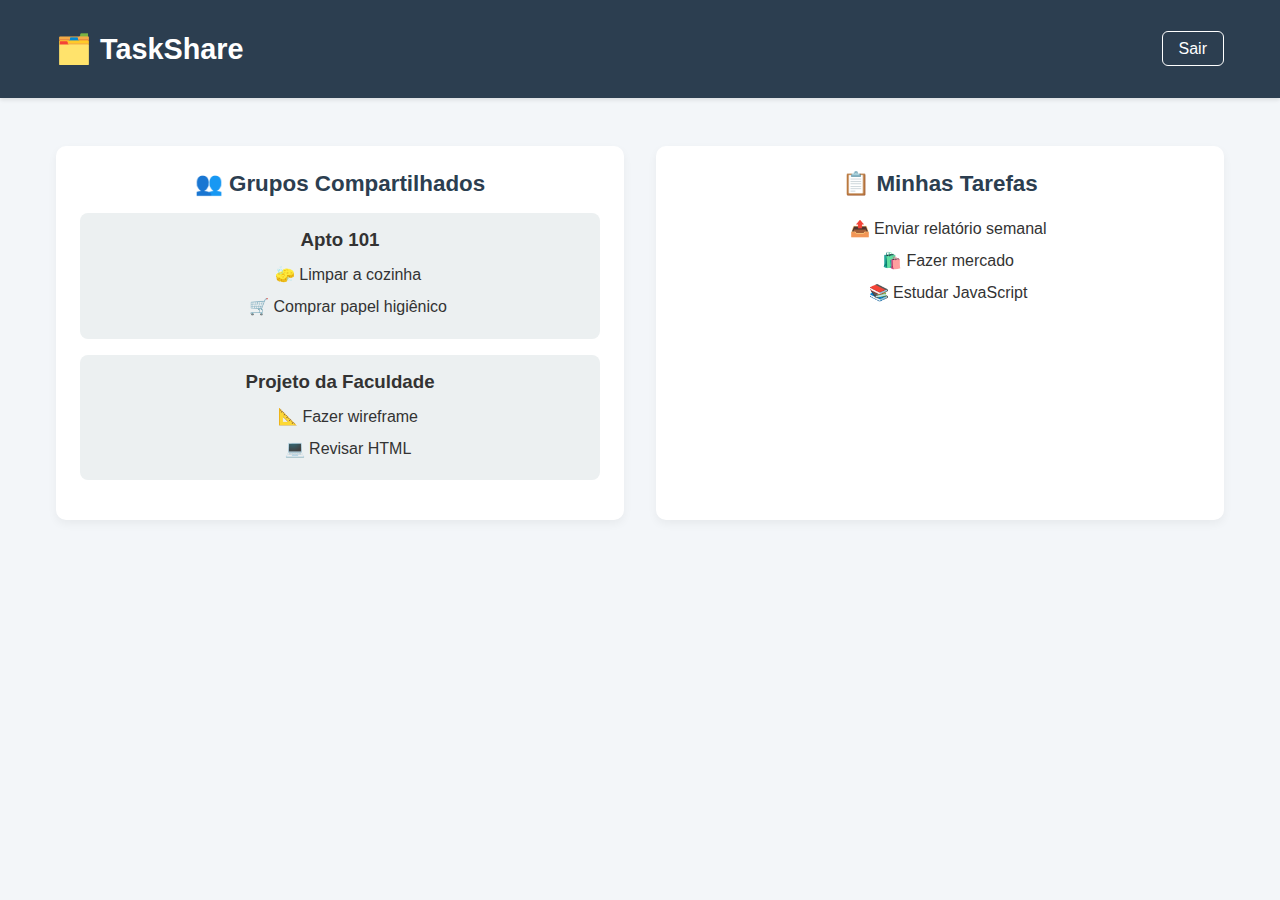
<file: index.html>
<!DOCTYPE html>
<html lang="pt-BR">
<head>
  <meta charset="UTF-8" />
  <meta name="viewport" content="width=device-width, initial-scale=1" />
  <title>TaskShare - Gerenciador de Tarefas</title>
  <link rel="stylesheet" href="css/style.css" />
</head>
<body>
  <header>
    <div class="container header-content">
      <h1>🗂️ TaskShare</h1>

      <nav>
          <a href="inicial.html" class="btn">Sair</a>
          <!--<a href="cadastro.html" class="btn btn-primary">Registrar</a> -->
        </nav>  
   
    </div>
  </header>

  <main class="container">
    <section class="dashboard">
      <div class="panel">
        <h2>👥 Grupos Compartilhados</h2>
        <div class="card">
          <h3>Apto 101</h3>
          <ul>
            <li>🧽 Limpar a cozinha</li>
            <li>🛒 Comprar papel higiênico</li>
          </ul>
        </div>
        <div class="card">
          <h3>Projeto da Faculdade</h3>
          <ul>
            <li>📐 Fazer wireframe</li>
            <li>💻 Revisar HTML</li>
          </ul>
        </div>
      </div>

      <div class="panel">
        <h2>📋 Minhas Tarefas</h2>
        <ul class="task-list">
          <li>📤 Enviar relatório semanal</li>
          <li>🛍️ Fazer mercado</li>
          <li>📚 Estudar JavaScript</li>
        </ul>
      </div>
    </section>
  </main>
</body>
</html>
</file>
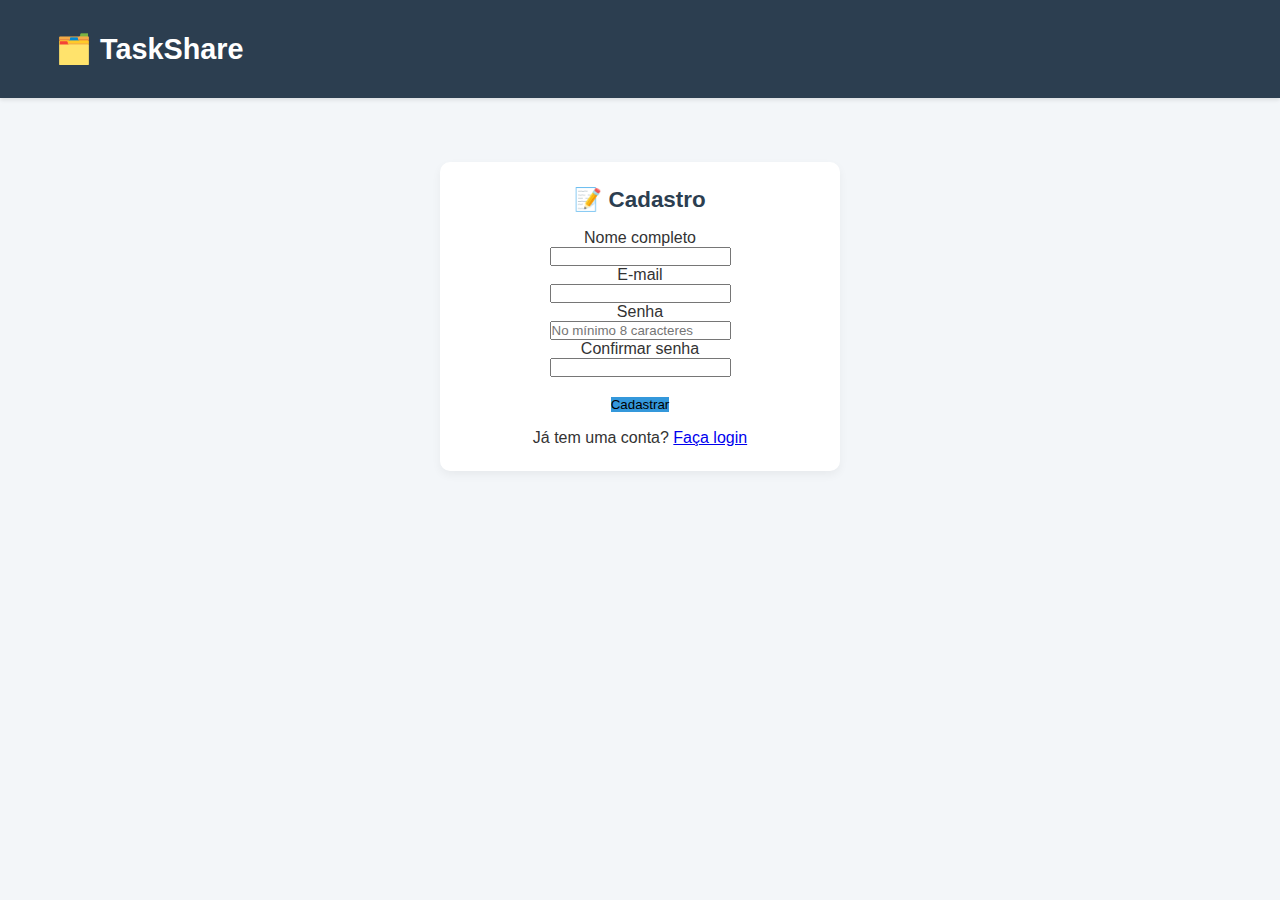
<file: cadastro.html>
<!DOCTYPE html>
<html lang="pt-BR">
<head>
  <meta charset="UTF-8" />
  <meta name="viewport" content="width=device-width, initial-scale=1" />
  <title>Cadastro - TaskShare</title>
  <link href="https://cdn.jsdelivr.net/npm/bootstrap@5.3.6/dist/css/bootstrap.min.css" rel="stylesheet" integrity="sha384-4Q6Gf2aSP4eDXB8Miphtr37CMZZQ5oXLH2yaXMJ2w8e2ZtHTl7GptT4jmndRuHDT" crossorigin="anonymous">
  <link rel="stylesheet" href="css/style.css" />

</head>
<body>
  <header>
    <div class="container header-content">
        <h1><a href="inicial.html" class="logo-link">🗂️ TaskShare</a></h1>
    </div>
  </header>

  <main class="container">
    <section class="panel" style="max-width: 400px; margin: 3rem auto;">
      <h2>📝 Cadastro</h2>
      <!-- Evento onsubmit no formulário -->
      <form action="#" method="POST" onsubmit="return validarSenha()">
        <label for="nome">Nome completo</label><br>
        <input type="text" class="form-control" name="nome" required /><br>

        <label for="email">E-mail</label><br>
        <input type="email" class="form-control" name="email" required /><br>

        <label for="senha">Senha</label><br>
        <input type="password" class="form-control" name="senha" id="senha" placeholder="No mínimo 8 caracteres" minlength="8" required /><br>

        <label for="confirmar">Confirmar senha</label><br>
        <input type="password" class="form-control" name="confirmar" id="confirmar" required minlength="8" /><br><br>

        <button type="submit" class="btn btn-primary">Cadastrar</button>
      </form>
      <p style="margin-top: 1rem;">Já tem uma conta? <a href="login.html">Faça login</a></p>
    </section>
  </main>
  <script src="js/login&cadastro.js"></script>
</body>
</html>
</file>
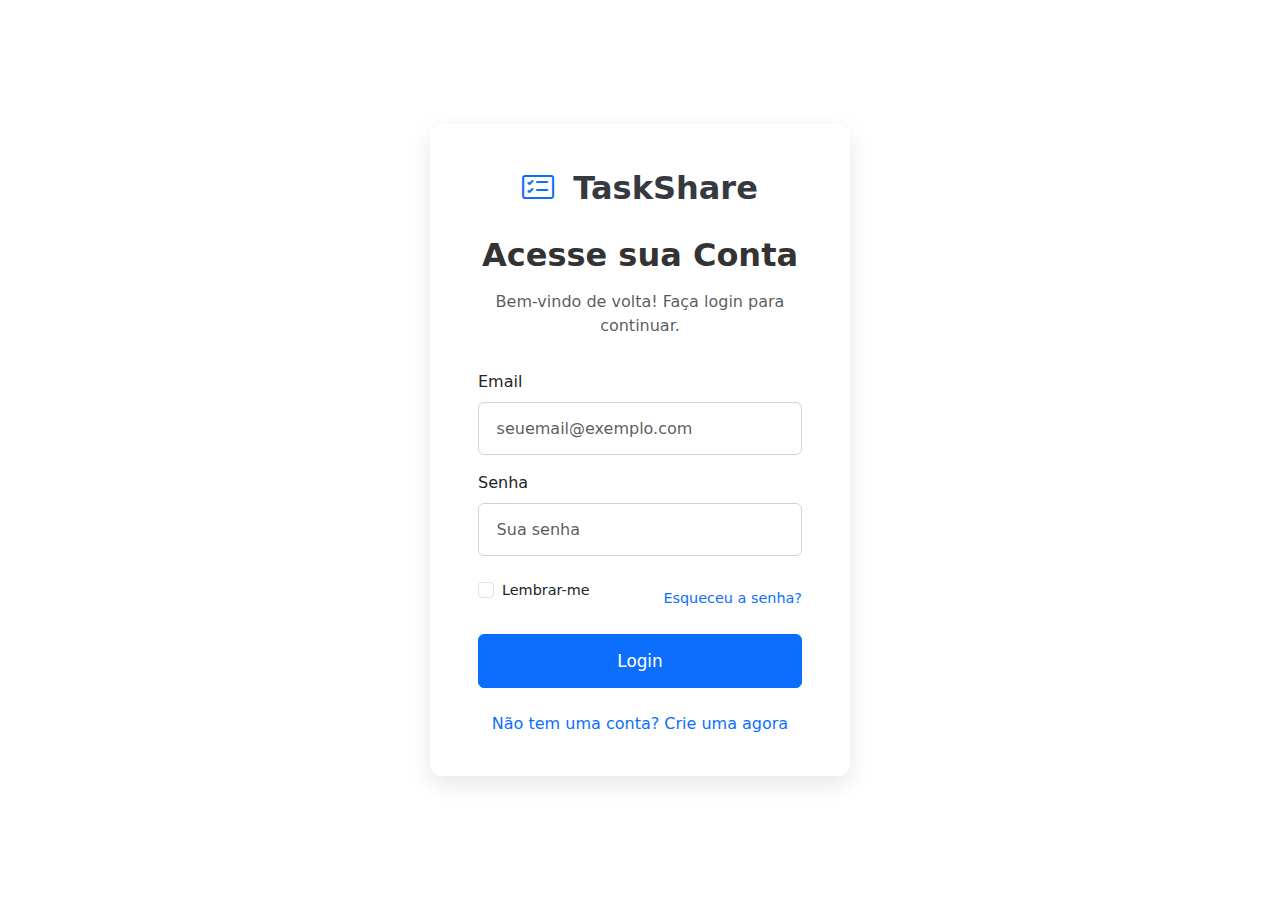
<file: convites.html>
<!DOCTYPE html>
<html lang="pt-BR">

<head>
  <meta charset="UTF-8" />
  <meta name="viewport" content="width=device-width, initial-scale=1" />
  <title>TaskShare - Meus Grupos</title>

  <link href="https://cdn.jsdelivr.net/npm/bootstrap@5.3.3/dist/css/bootstrap.min.css" rel="stylesheet" />
  <link rel="stylesheet" href="https://cdn.jsdelivr.net/npm/bootstrap-icons@1.11.3/font/bootstrap-icons.min.css">

  <style>
    body {
      background-color: #f8f9fa;
    }

    .invite-list-item:hover {
      background-color: #e9ecef;
      cursor: pointer;
    }

    .card {
      box-shadow: 0 0.125rem 0.25rem rgba(0, 0, 0, 0.075);
    }
  </style>
</head>

<body>
  <nav class="navbar navbar-expand-lg navbar-dark bg-dark px-3">
    <a class="navbar-brand" href="#"><i class="bi bi-card-checklist"></i> TaskShare</a>
    <div class="d-flex">
      <a href="grupos.html" class="btn btn-outline-light">Grupos</a>
      <a href="#" class="ms-2 btn btn-light">Convites</a>
    </div>
    <div class="ms-auto d-flex align-items-center">
      <span id="welcomeMessage" class="navbar-text me-3"></span>
      <button id="logoutBtn" class="btn btn-outline-light">Sair</button>
    </div>
  </nav>

  <main class="container mt-4">
    <div class="row justify-content-center">
      <div class="col-md-8">
        <div class="card">
          <div class="card-header d-flex justify-content-between align-items-center">
            <h5 class="mb-0">Convites Pendentes</h5>
          </div>
          <div id="invite-list" class="list-invite list-invite-flush">
          </div>
        </div>
      </div>
    </div>
  </main>

  <script src="https://cdn.jsdelivr.net/npm/bootstrap@5.3.3/dist/js/bootstrap.bundle.min.js"></script>
  <script src="js/convites.js"></script>
</body>

</html>
</file>
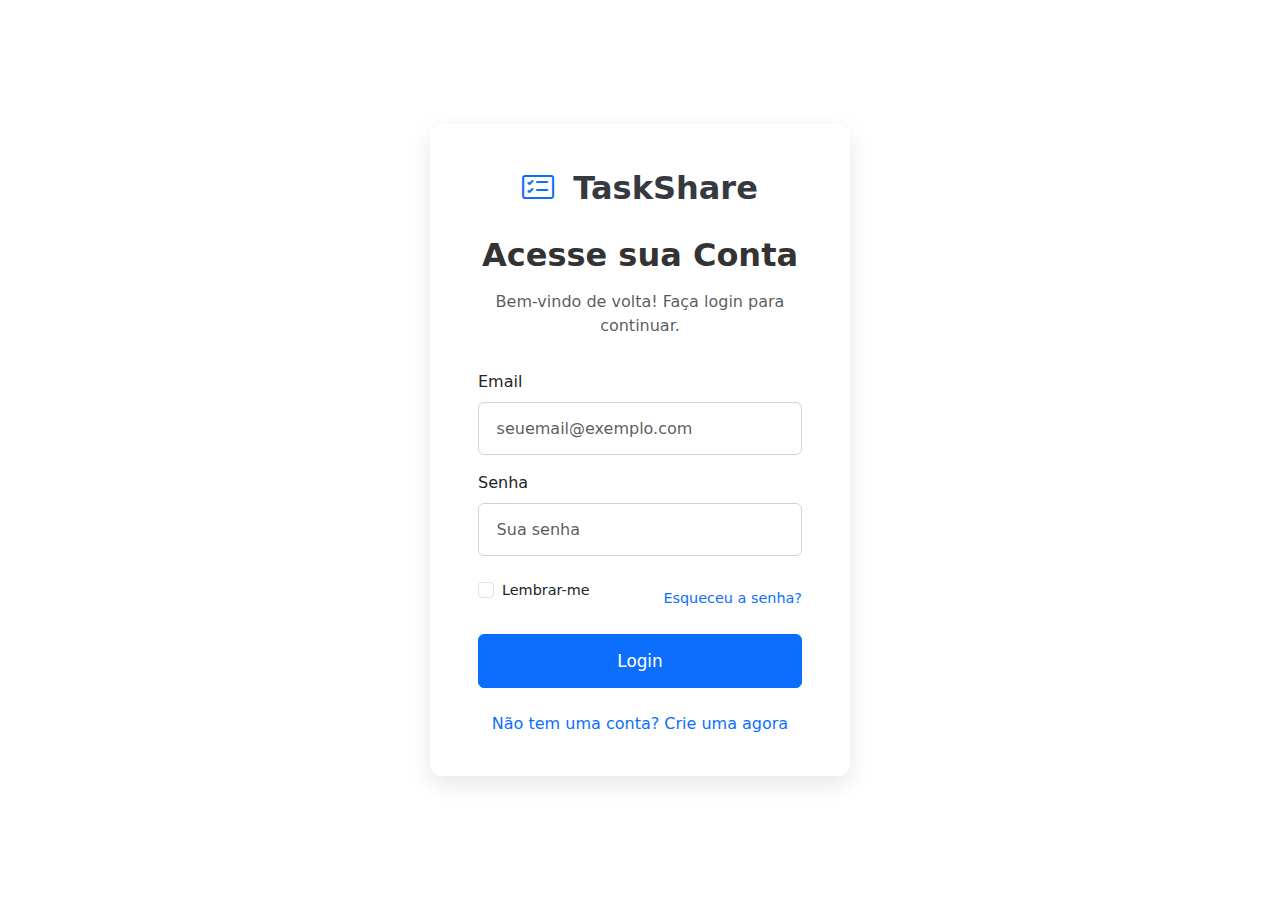
<file: detalhes-grupo.html>
<!DOCTYPE html>
<html lang="pt-BR">

<head>
  <meta charset="UTF-8" />
  <meta name="viewport" content="width=device-width, initial-scale=1" />
  <title>TaskShare - Detalhes do Grupo</title>

  <link href="https://cdn.jsdelivr.net/npm/bootstrap@5.3.3/dist/css/bootstrap.min.css" rel="stylesheet" />
  <link rel="stylesheet" href="https://cdn.jsdelivr.net/npm/bootstrap-icons@1.11.3/font/bootstrap-icons.min.css">

  <style>
    body {
      background-color: #f8f9fa;
    }

    .member-item:hover {
      background-color: #e9ecef;
    }

    .card {
      box-shadow: 0 0.125rem 0.25rem rgba(0, 0, 0, 0.075);
    }

    .member-avatar {
      width: 40px;
      height: 40px;
      background-color: #6c757d;
      border-radius: 50%;
      display: flex;
      align-items: center;
      justify-content: center;
      color: white;
      font-weight: bold;
    }
  </style>
</head>

<body>
  <nav class="navbar navbar-expand-lg navbar-dark bg-dark px-3">
    <a class="navbar-brand" href="#"><i class="bi bi-card-checklist"></i> TaskShare</a>
    <div class="d-flex">
      <a href="grupos.html" class="btn btn-outline-light">Grupos</a>
      <a href="convites.html" class="ms-2 btn btn-outline-light">Convites</a>
    </div>
    <div class="ms-auto d-flex align-items-center">
      <span id="welcomeMessage" class="navbar-text me-3"></span>
      <button id="logoutBtn" class="btn btn-outline-light">Sair</button>
    </div>
  </nav>

  <main class="container mt-4">
    <div class="row justify-content-center">
      <div class="col-md-10">
        <!-- Botão para voltar -->
        <div class="mb-3">
          <a href="grupos.html" class="btn btn-outline-secondary">
            <i class="bi bi-arrow-left"></i> Voltar para Grupos
          </a>
        </div>

        <!-- Informações do Grupo -->
        <div class="card mb-4">
          <div class="card-header d-flex justify-content-between align-items-center">
            <div>
              <h4 class="mb-1" id="group-name">Nome do Grupo</h4>
            </div>
            <div class="d-flex">
                <button class="btn btn-primary" onclick="goToTaskList()">
                    <i class="bi bi-list-task"></i> Visualizar Tarefas
                </button>
                <button class="btn btn-success ms-2" data-bs-toggle="modal" data-bs-target="#inviteUserModal">
                  <i class="bi bi-person-plus"></i> Convidar Usuários
                </button>
            </div>
          </div>
          <div class="card-body">
            <h6 class="card-subtitle mb-2 text-muted">Descrição</h6>
            <p class="card-text" id="group-description">Descrição do grupo...</p>
          </div>
        </div>

        <!-- Lista de Membros -->
        <div class="card">
          <div class="card-header d-flex justify-content-between align-items-center">
            <h5 class="mb-0">
              <i class="bi bi-people"></i> Membros do Grupo
              <span class="badge bg-primary ms-2" id="member-count">0</span>
            </h5>
          </div>
          <div id="members-list" class="list-group list-group-flush">
            <!-- Membros serão carregados dinamicamente aqui -->
          </div>
          <div id="no-members" class="card-body text-center text-muted" style="display: none;">
            <i class="bi bi-people fs-1 mb-3"></i>
            <p>Nenhum membro encontrado no grupo.</p>
          </div>
        </div>
      </div>
    </div>
  </main>

  <!-- Modal para Convidar Usuários -->
  <div class="modal fade" id="inviteUserModal" tabindex="-1" aria-hidden="true">
    <div class="modal-dialog">
      <div class="modal-content">
        <div class="modal-header">
          <h5 class="modal-title">
            <i class="bi bi-person-plus"></i> Convidar Usuários para o Grupo
          </h5>
          <button type="button" class="btn-close" data-bs-dismiss="modal" aria-label="Close"></button>
        </div>
        <div class="modal-body">
          <form id="invite-user-form">
            <div class="mb-3">
              <label for="invite-username" class="form-label">Nome de usuário</label>
              <input type="text" class="form-control" id="invite-username" 
                     placeholder="Digite o nome de usuário" required>
              <div class="form-text">Digite o nome de usuário exato da pessoa que deseja convidar.</div>
            </div>
          </form>
          <div id="invite-feedback" class="mt-3"></div>
        </div>
        <div class="modal-footer">
          <button type="button" class="btn btn-secondary" data-bs-dismiss="modal">Cancelar</button>
          <button type="button" onclick="inviteUserToGroup()" class="btn btn-success">
            <i class="bi bi-send"></i> Enviar Convite
          </button>
        </div>
      </div>
    </div>
  </div>

  <script src="https://cdn.jsdelivr.net/npm/bootstrap@5.3.3/dist/js/bootstrap.bundle.min.js"></script>
  <script src="js/detalhes-grupo.js"></script>
</body>

</html>
</file>
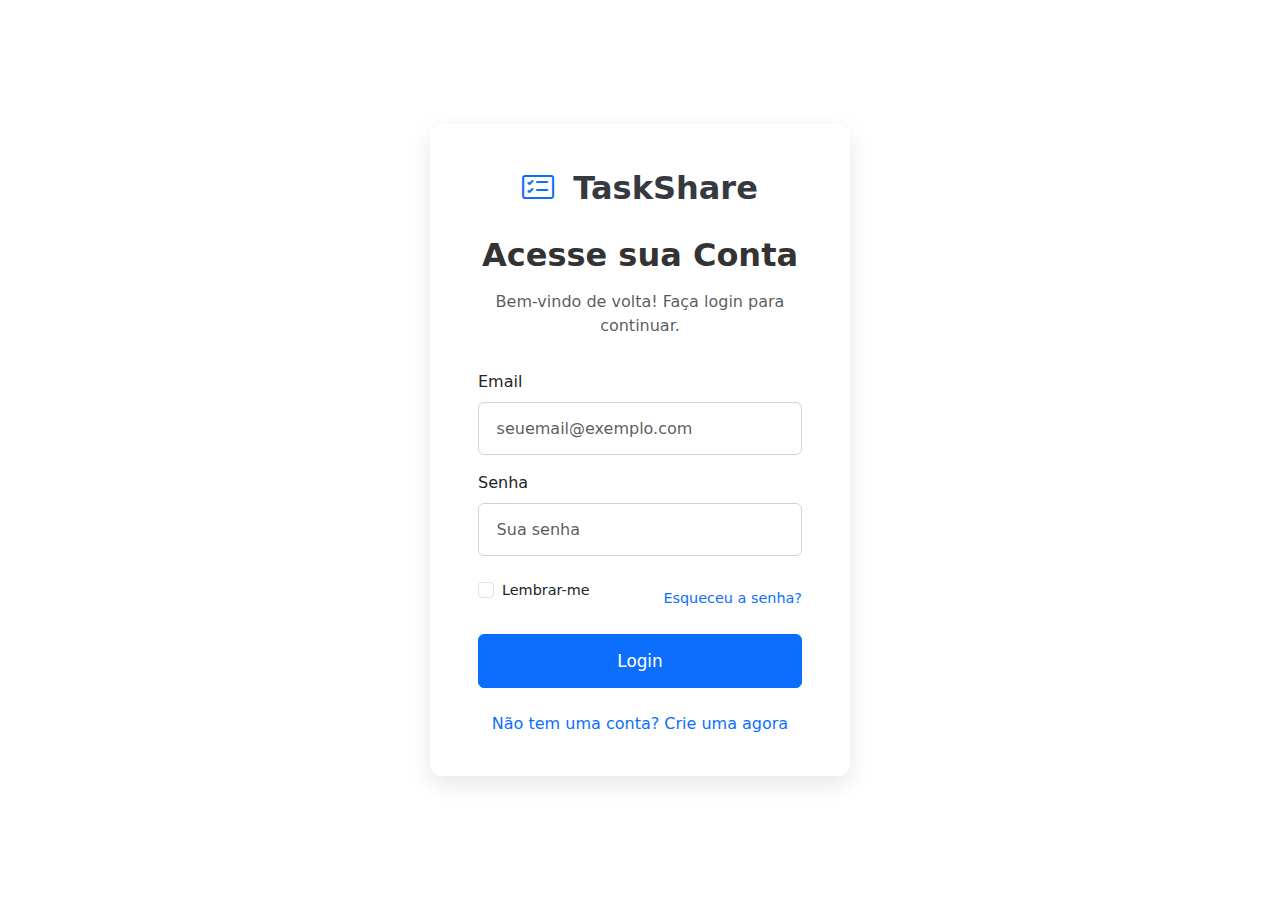
<file: grupos.html>
<!DOCTYPE html>
<html lang="pt-BR">

<head>
  <meta charset="UTF-8" />
  <meta name="viewport" content="width=device-width, initial-scale=1" />
  <title>TaskShare - Meus Grupos</title>

  <link href="https://cdn.jsdelivr.net/npm/bootstrap@5.3.3/dist/css/bootstrap.min.css" rel="stylesheet" />
  <link rel="stylesheet" href="https://cdn.jsdelivr.net/npm/bootstrap-icons@1.11.3/font/bootstrap-icons.min.css">

  <style>
    body {
      background-color: #f8f9fa;
    }

    .group-list-item:hover {
      background-color: #e9ecef;
      cursor: pointer;
    }

    .card {
      box-shadow: 0 0.125rem 0.25rem rgba(0, 0, 0, 0.075);
    }
  </style>
</head>

<body>
  <nav class="navbar navbar-expand-lg navbar-dark bg-dark px-3">
    <a class="navbar-brand" href="#"><i class="bi bi-card-checklist"></i> TaskShare</a>
    <div class="d-flex">
      <a href="#" class="btn btn-light">Grupos</a>
      <a href="convites.html" class="ms-2 btn btn-outline-light">Convites</a>
    </div>
    <div class="ms-auto d-flex align-items-center">
      <span id="welcomeMessage" class="navbar-text me-3"></span>
      <button id="logoutBtn" class="btn btn-outline-light">Sair</button>
    </div>
  </nav>

  <main class="container mt-4">
    <div class="row justify-content-center">
      <div class="col-md-8">
        <div class="card">
          <div class="card-header d-flex justify-content-between align-items-center">
            <h5 class="mb-0">Meus Grupos</h5>
            <button class="btn btn-primary" data-bs-toggle="modal" data-bs-target="#createGroupModal">
              <i class="bi bi-plus-circle"></i> Criar Novo Grupo
            </button>
          </div>
          <div id="group-list" class="list-group list-group-flush">
          </div>
        </div>
      </div>
    </div>
  </main>

  <div class="modal fade" id="createGroupModal" tabindex="-1" aria-hidden="true">
    <div class="modal-dialog">
      <div class="modal-content">
        <div class="modal-header">
          <h5 class="modal-title">Criar Novo Grupo</h5>
          <button type="button" class="btn-close" data-bs-dismiss="modal" aria-label="Close"></button>
        </div>
        <div class="modal-body">
          <form id="create-group-form">
            <div class="mb-3">
              <label for="new-group-name" class="form-label">Nome do Grupo</label>
              <input type="text" class="form-control" id="new-group-name" placeholder="Ex: Moradores do Apê" required>
            </div>
            <div class="mb-3">
              <label for="new-group-description" class="form-label">Descrição</label>
              <textarea class="form-control" id="new-group-description" rows="3" placeholder="Descreva o grupo..."
                required></textarea>
            </div>
          </form>
        </div>
        <div class="modal-footer">
          <button type="button" class="btn btn-secondary" data-bs-dismiss="modal">Cancelar</button>
          <button type="submit" form="create-group-form" class="btn btn-primary">Salvar</button>
        </div>
      </div>
    </div>
  </div>

  <script src="https://cdn.jsdelivr.net/npm/bootstrap@5.3.3/dist/js/bootstrap.bundle.min.js"></script>
  <script src="js/grupos.js"></script>
</body>

</html>
</file>
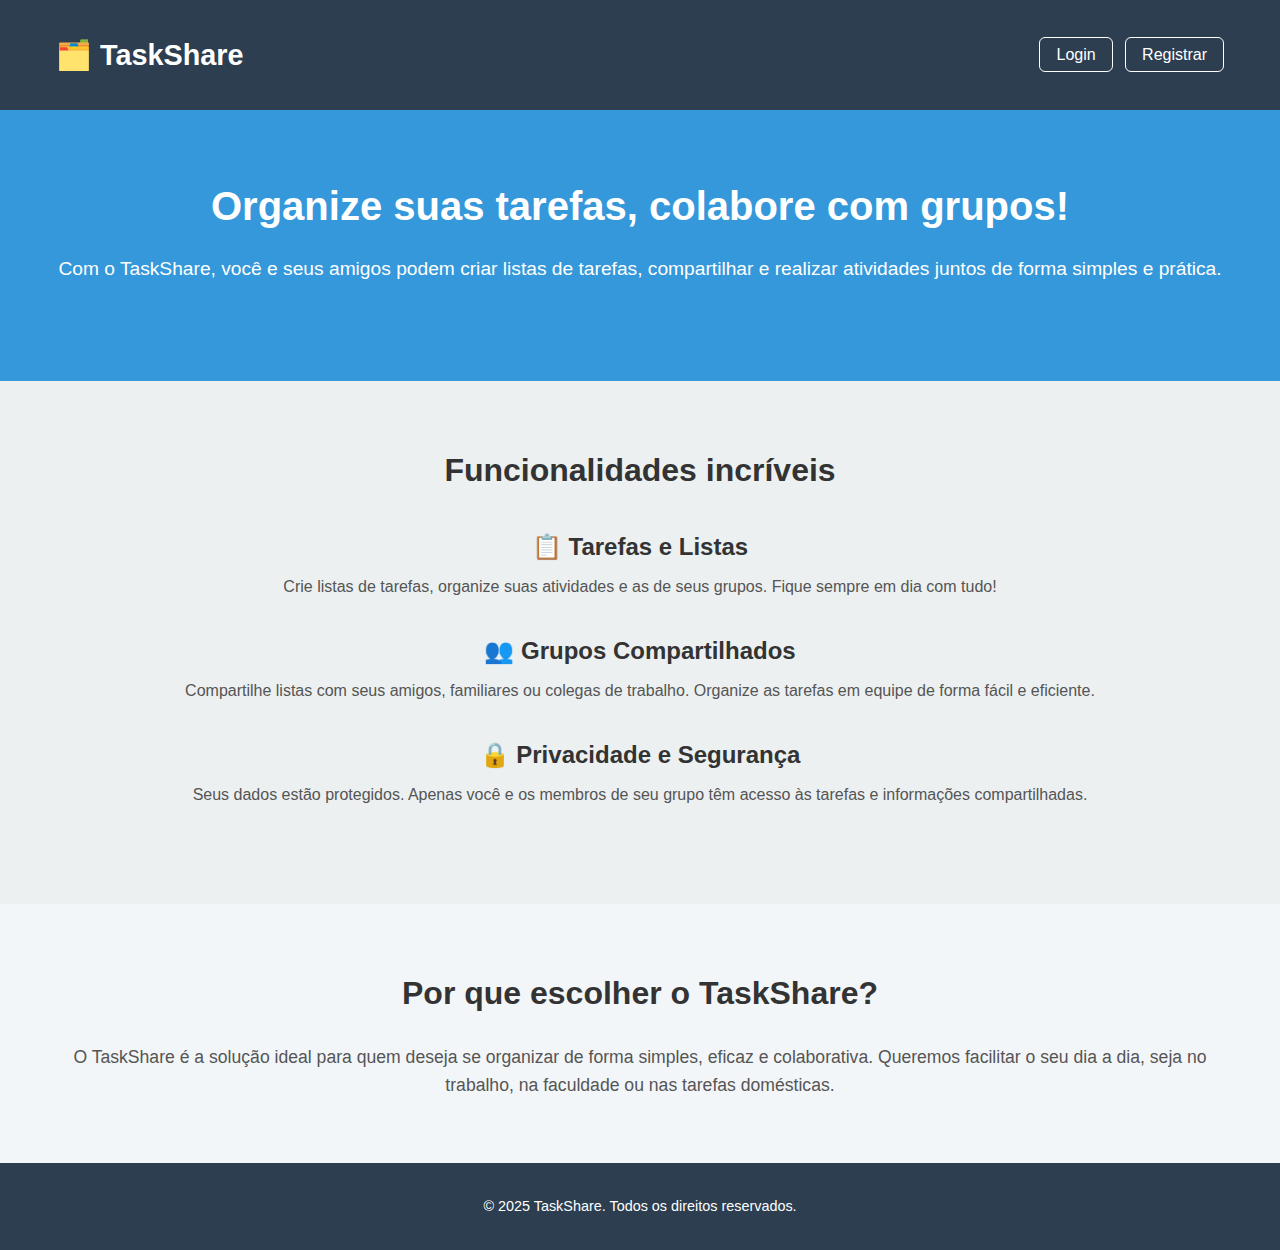
<file: inicial.html>
<!DOCTYPE html>
<html lang="pt-BR">
<head>
  <meta charset="UTF-8" />
  <meta name="viewport" content="width=device-width, initial-scale=1" />
  <meta name="description" content="TaskShare - Organize suas tarefas e colabore com grupos!" />
  <title>TaskShare - Gerenciador de Tarefas</title>
  <link rel="stylesheet" href="css/styleInicial.css" />
</head>
<body>
  <header>
    <div class="container header-content">
      <h1>🗂️ TaskShare</h1>
      <nav>
        <a href="login.html" class="btn btn-primary">Login</a>
        <a href="cadastro.html" class="btn btn-primary">Registrar</a>
      </nav>        
    </div>
  </header>

  <main>
    <!-- Seção Hero -->
    <section class="hero">
      <div class="container hero-content">
        <h2>Organize suas tarefas, colabore com grupos!</h2>
        <p>Com o TaskShare, você e seus amigos podem criar listas de tarefas, compartilhar e realizar atividades juntos de forma simples e prática.</p>
      </div>
    </section>

    <!-- Seção de Funcionalidades -->
    <section class="features">
      <div class="container">
        <h2>Funcionalidades incríveis</h2>
        <div class="feature">
          <h3>📋 Tarefas e Listas</h3>
          <p>Crie listas de tarefas, organize suas atividades e as de seus grupos. Fique sempre em dia com tudo!</p>
        </div>
        <div class="feature">
          <h3>👥 Grupos Compartilhados</h3>
          <p>Compartilhe listas com seus amigos, familiares ou colegas de trabalho. Organize as tarefas em equipe de forma fácil e eficiente.</p>
        </div>
        <div class="feature">
          <h3>🔒 Privacidade e Segurança</h3>
          <p>Seus dados estão protegidos. Apenas você e os membros de seu grupo têm acesso às tarefas e informações compartilhadas.</p>
        </div>
      </div>
    </section>

    <!-- Seção Sobre -->
    <section class="about">
      <div class="container">
        <h2>Por que escolher o TaskShare?</h2>
        <p>O TaskShare é a solução ideal para quem deseja se organizar de forma simples, eficaz e colaborativa. Queremos facilitar o seu dia a dia, seja no trabalho, na faculdade ou nas tarefas domésticas.</p>
      </div>
    </section>

  </main>

  <!-- Rodapé -->
  <footer>
    <div class="container">
      <p>&copy; 2025 TaskShare. Todos os direitos reservados.</p>
    </div>
  </footer>
</body>
</html>
</file>
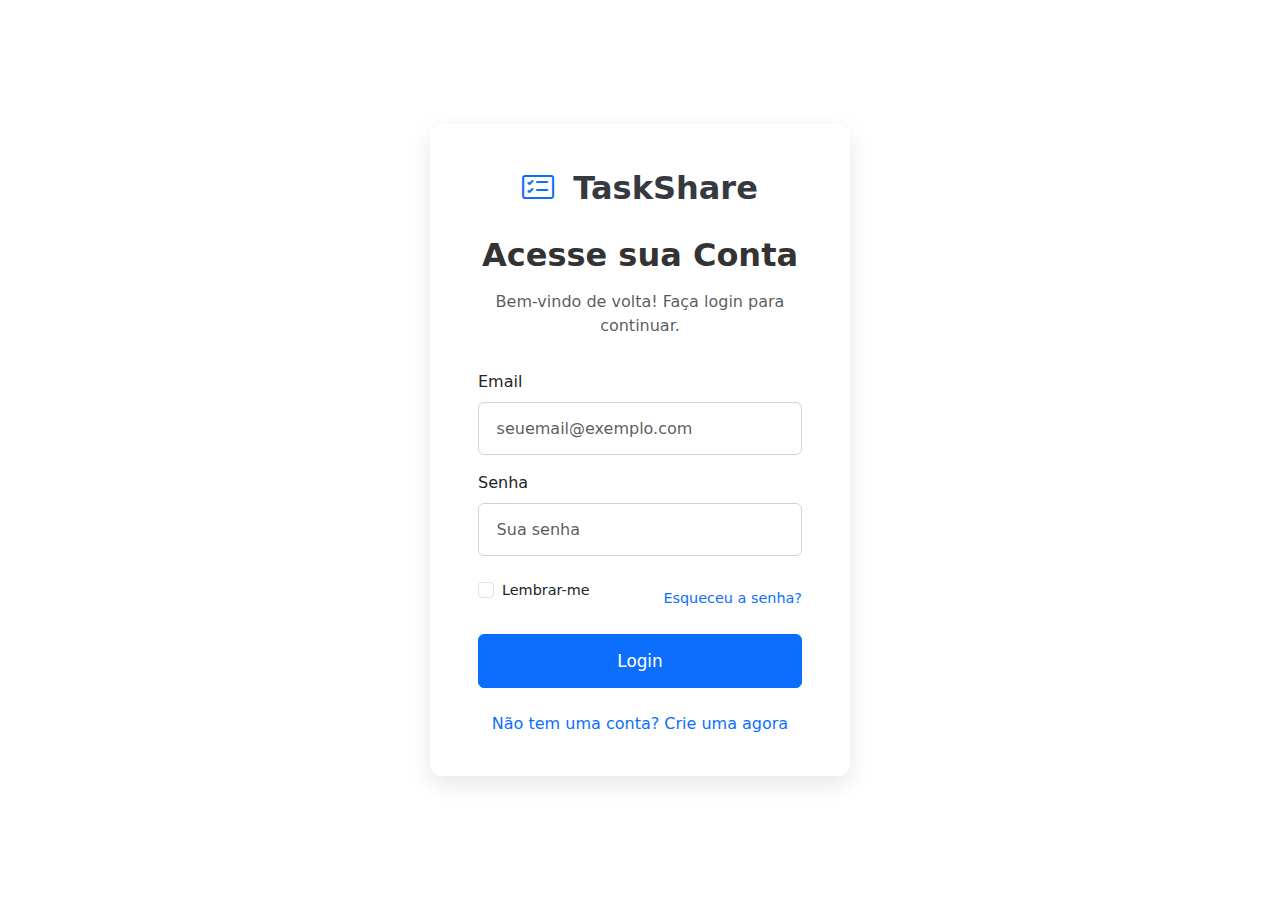
<file: login.html>
<!DOCTYPE html>
<html lang="pt-BR">
<head>
  <meta charset="UTF-8" />
  <meta name="viewport" content="width=device-width, initial-scale=1" />
  <meta name="description" content="TaskShare - Acesse sua conta" />
  <title>TaskShare - Login</title>
  <link rel="stylesheet" href="css/loginStyle.css">

  <link href="https://cdn.jsdelivr.net/npm/bootstrap@5.3.3/dist/css/bootstrap.min.css" rel="stylesheet" integrity="sha384-QWTKZyjpPEjISv5WaRU9OFeRpok6YctnYmDr5pNlyT2bRjXh0JMhjY6hW+ALEwIH" crossorigin="anonymous">

  <link rel="stylesheet" href="https://cdn.jsdelivr.net/npm/bootstrap-icons@1.11.3/font/bootstrap-icons.min.css">

</head>
<body>
  <div class="form-container-wrapper">
    <div class="form-container">
      <div class="logo-container">
        <a class="navbar-brand" href="landingPage.html"> <i class="bi bi-card-checklist"></i> TaskShare
        </a>
      </div>
      <h2>Acesse sua Conta</h2>
      <p class="text-muted">Bem-vindo de volta! Faça login para continuar.</p>
      <form action="#" method="POST"> <div class="mb-3">
          <label for="loginEmail" class="form-label">Email</label>
          <input type="email" class="form-control" id="loginEmail" placeholder="seuemail@exemplo.com" required>
        </div>
        <div class="mb-3">
          <label for="loginPassword" class="form-label">Senha</label>
          <input type="password" class="form-control" id="loginPassword" placeholder="Sua senha" required>
        </div>
        <div class="d-flex justify-content-between align-items-center mb-3">
            <div class="form-check">
              <input type="checkbox" class="form-check-input" id="rememberMe">
              <label class="form-check-label" for="rememberMe" style="font-size: 0.9rem;">Lembrar-me</label>
            </div>
            <a href="#" class="forgot-password-link">Esqueceu a senha?</a>
        </div>
        <button type="submit" class="btn btn-primary w-100 mt-2">Login</button>
      </form>
      <a href="cadastro.html" class="form-footer-link main-action">Não tem uma conta? Crie uma agora</a>
    </div>
  </div>

  <script src="https://cdn.jsdelivr.net/npm/bootstrap@5.3.3/dist/js/bootstrap.bundle.min.js" integrity="sha384-YvpcrYf0tY3lHB60NNkmXc5s9fDVZLESaAA55NDzOxhy9GkcIdslK1eN7N6jIeHz" crossorigin="anonymous"></script>
  <script src="js/login&cadastro.js"></script>
</body>
</html>
</file>
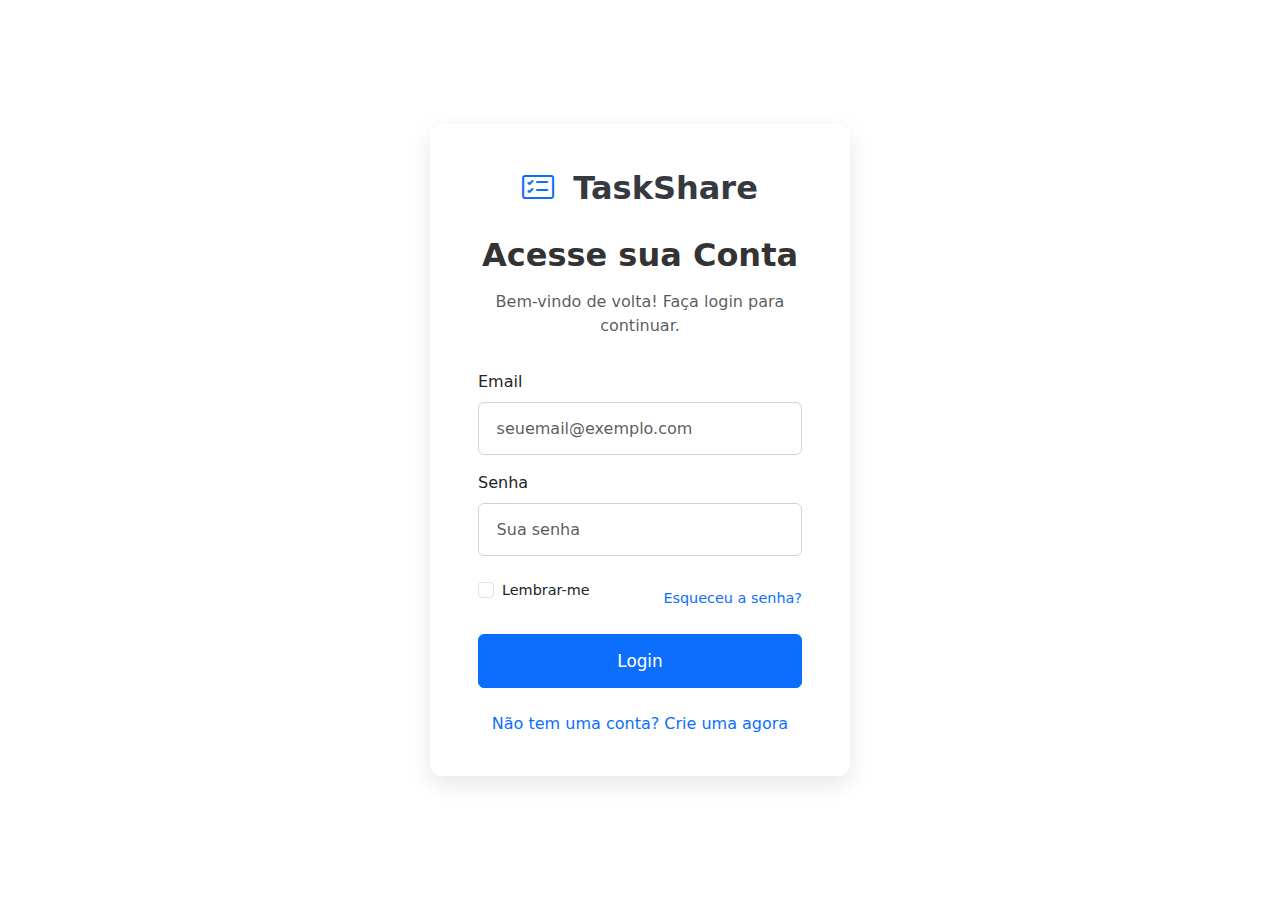
<file: tarefas.html>
<!DOCTYPE html>
<html lang="pt-BR">

<head>
    <meta charset="UTF-8" />
    <meta name="viewport" content="width=device-width, initial-scale=1" />
    <title>TaskShare - Tarefas do Grupo</title>

    <link href="https://cdn.jsdelivr.net/npm/bootstrap@5.3.3/dist/css/bootstrap.min.css" rel="stylesheet" />
    <link rel="stylesheet" href="https://cdn.jsdelivr.net/npm/bootstrap-icons@1.11.3/font/bootstrap-icons.min.css">

    <style>
        body {
            background-color: #f8f9fa;
        }

        .task-completed label {
            text-decoration: line-through;
            color: #6c757d;
        }

        .delete-task-btn {
            opacity: 0.5;
            transition: opacity 0.2s ease-in-out;
        }

        .list-group-item:hover .delete-task-btn {
            opacity: 1;
        }

        .card {
            box-shadow: 0 0.125rem 0.25rem rgba(0, 0, 0, 0.075);
        }
    </style>
</head>

<body>
    <nav class="navbar navbar-expand-lg navbar-dark bg-dark px-3">
        <a class="navbar-brand" href="grupos.html"><i class="bi bi-card-checklist"></i> TaskShare</a>
        <div class="d-flex">
            <a href="grupos.html" class="btn btn-outline-light">Grupos</a>
            <a href="convites.html" class="ms-2 btn btn-outline-light">Convites</a>
        </div>
        <div class="ms-auto">
            <button id="logoutBtn" class="btn btn-outline-light">Sair</button>
        </div>
    </nav>

    <main class="container mt-4">
        <div class="row justify-content-center">
            <div class="col-md-10 col-lg-8">
                <div class="mb-3">
                    <button onclick="goToGroupDetail()" class="btn btn-outline-secondary">
                        <i class="bi bi-arrow-left"></i> Voltar para a Página do Grupo
                    </button>
                </div>
                <div class="card">
                    <div class="card-header d-flex justify-content-between align-items-center">
                        <h5 class="mb-0">Tarefas de: <span id="current-group-name">Carregando...</span></h5>
                        <button onclick="goToNewTask()" class="btn btn-success">
                            <i class="bi bi-plus"></i> Adicionar Nova Tarefa
                        </button>
                    </div>
                    <div class="card-body">
                        <form id="add-task-form" class="mb-4">
                            <div class="d-flex mb-2">
                                <button type="button" id="prev-day-btn" class="btn btn-outline-secondary me-1" title="Dia anterior">
                                    <i class="bi bi-chevron-left"></i>
                                </button>
                                <input type="date" id="task-date" class="form-control me-2" required>
                                <button type="button" id="next-day-btn" class="btn btn-outline-secondary me-2" title="Próximo dia">
                                    <i class="bi bi-chevron-right"></i>
                                </button>
                            </div>
                            <button type="button" class="btn btn-primary w-100" onclick="buscarTarefasPorData()">
                                <i class="bi bi-search"></i> Buscar
                            </button>
                            <script>
                                document.addEventListener('DOMContentLoaded', function() {
                                    const dateInput = document.getElementById('task-date');
                                    const prevBtn = document.getElementById('prev-day-btn');
                                    const nextBtn = document.getElementById('next-day-btn');

                                    // Define data de hoje como padrão
                                    if (dateInput) {
                                        const today = new Date().toISOString().split('T')[0];
                                        dateInput.value = today;
                                    }

                                    function changeDate(days) {
                                        if (!dateInput.value) return;
                                        const current = new Date(dateInput.value);
                                        current.setDate(current.getDate() + days);
                                        dateInput.value = current.toISOString().split('T')[0];
                                    }

                                    prevBtn?.addEventListener('click', () => changeDate(-1));
                                    nextBtn?.addEventListener('click', () => changeDate(1));
                                });
                            </script>
                        </form>
                        <ul id="task-list" class="list-group">
                        </ul>
                    </div>
                </div>
            </div>
        </div>
    </main>

    <script src="https://cdn.jsdelivr.net/npm/bootstrap@5.3.3/dist/js/bootstrap.bundle.min.js"></script>
    <script src="js/tarefas.js"></script>
</body>

</html>
</file>
<file: css/styleInicial.css>
* {
  margin: 0;
  padding: 0;
  box-sizing: border-box;
}

body {
  font-family: 'Segoe UI', Tahoma, Geneva, Verdana, sans-serif;
  background-color: #f3f6f9;
  color: #333;
  line-height: 1.6;
}

.container {
  max-width: 1200px;
  margin: auto;
  padding: 1rem;
}

header {
  background-color: #2c3e50;
  color: white;
  padding: 1rem 0;
  box-shadow: 0 2px 4px rgba(0, 0, 0, 0.1);
}

.header-content {
  display: flex;
  justify-content: space-between;
  align-items: center;
}

header h1 {
  font-size: 1.8rem;
}

nav .btn {
  text-decoration: none;
  background: transparent;
  border: 1px solid white;
  color: white;
  padding: 0.5rem 1rem;
  margin-left: 0.5rem;
  border-radius: 6px;
  cursor: pointer;
  transition: background 0.3s ease;
}

.logo-link {
  color: inherit;
  text-decoration: none;
}

nav .btn:hover {
  background: white;
  color: #2c3e50;
}

.btn-primary {
  background-color: #3498db;
  border: none;
}

.btn-primary:hover {
  background-color: #2980b9;
  color: white;
}

.hero {
  background-color: #3498db;
  color: white;
  padding: 3rem 0;
  text-align: center;
}

.hero h2 {
  font-size: 2.5rem;
  margin-bottom: 1rem;
}

.hero p {
  font-size: 1.2rem;
  margin-bottom: 2rem;
}

.features {
  background-color: #ecf0f1;
  padding: 3rem 0;
  text-align: center;
}

.features h2 {
  font-size: 2rem;
  margin-bottom: 2rem;
}

.feature {
  margin-bottom: 2rem;
}

.feature h3 {
  font-size: 1.5rem;
  margin-bottom: 0.5rem;
}

.feature p {
  font-size: 1rem;
  color: #555;
}

.about {
  padding: 3rem 0;
  text-align: center;
}

.about h2 {
  font-size: 2rem;
  margin-bottom: 1.5rem;
}

.about p {
  font-size: 1.1rem;
  color: #555;
}

footer {
  text-align: center;
  padding: 1rem;
  background-color: #2c3e50;
  color: white;
  font-size: 0.9rem;
}

footer p {
  margin: 0;
}
</file>
<file: css/loginStyle.css>
body, html {
    height: 100%;
    font-family: 'Segoe UI', Tahoma, Geneva, Verdana, sans-serif;
    background-color: #f0f2f5; 
  }

  .form-container-wrapper {
    display: flex;
    align-items: center;
    justify-content: center;
    min-height: 100vh;
    padding: 2rem;
  }

  .form-container {
    background-color: #ffffff;
    padding: 2.5rem 3rem;
    border-radius: 0.75rem;
    box-shadow: 0 8px 25px rgba(0, 0, 0, 0.1);
    width: 100%;
    max-width: 420px; 
  }

  .form-container h2 {
    font-weight: 700;
    margin-bottom: 1rem;
    color: #333;
    text-align: center;
  }
   .form-container .text-muted {
      text-align: center;
      margin-bottom: 2rem;
  }


  .form-container .form-control {
      margin-bottom: 1rem;
      padding: 0.85rem 1.1rem;
      border-radius: 0.375rem;
      border: 1px solid #ced4da;
  }
  .form-container .form-control:focus {
      border-color: #86b7fe;
      box-shadow: 0 0 0 0.25rem rgba(13, 110, 253, 0.25);
  }

  .form-container .btn-primary { 
      padding: 0.85rem 1.5rem;
      font-size: 1.05rem;
      font-weight: 500;
  }
  .form-container .btn-primary:hover {
      background-color: #0b5ed7;
      border-color: #0a58ca;
  }

  .logo-container {
    text-align: center;
    margin-bottom: 1.5rem;
  }

  .logo-container .navbar-brand {
    font-weight: bold;
    font-size: 2rem;
    color: #343a40;
    text-decoration: none;
  }

  .logo-container .navbar-brand .bi {
    margin-right: 0.5rem;
    color: #0d6efd;
  }

  .form-footer-link, .forgot-password-link {
      display: block;
      margin-top: 1rem;
      text-align: center;
      color: #0d6efd;
      text-decoration: none;
      font-size: 0.9rem;
  }
  .form-footer-link:hover, .forgot-password-link:hover {
      text-decoration: underline;
  }
  .form-footer-link.main-action {
      margin-top: 1.5rem;
      font-size: 1rem;
  }
</file>
<file: css/style.css>
/* Reset básico */
* {
    margin: 0;
    padding: 0;
    box-sizing: border-box;
  }
  
  body {
    font-family: 'Segoe UI', Tahoma, Geneva, Verdana, sans-serif;
    background-color: #f3f6f9;
    color: #333;
  }
  
  .container {
    max-width: 1200px;
    margin: auto;
    padding: 1rem;
  }
  
  header {
    background-color: #2c3e50;
    color: white;
    padding: 1rem 0;
    box-shadow: 0 2px 4px rgba(0,0,0,0.1);
  }
  
  .header-content {
    display: flex;
    justify-content: space-between;
    align-items: center;
  }
  
  header h1 {
    font-size: 1.8rem;
  }
  
  nav .btn {
    text-decoration: none;
    background: transparent;
    border: 1px solid white;
    color: white;
    padding: 0.5rem 1rem;
    margin-left: 0.5rem;
    border-radius: 6px;
    cursor: pointer;
    transition: background 0.3s ease;
 
  }
  
  nav .btn:hover {
    background: white;
    color: #2c3e50;
  }
  
  .btn-primary {
    background-color: #3498db;
    border: none;
  }
  
  .btn-primary:hover {
    background-color: #2980b9;
    color: white;
  }
  
  /* Painéis */
  .dashboard {
    display: flex;
    flex-wrap: wrap;
    gap: 2rem;
    margin-top: 2rem;
  }
  
  .panel {
    flex: 1 1 400px;
    background-color: white;
    padding: 1.5rem;
    border-radius: 10px;
    box-shadow: 0 4px 10px rgba(0,0,0,0.05);
    text-align: center;
  }
  
  .panel h2 {
    margin-bottom: 1rem;
    font-size: 1.4rem;
    color: #2c3e50;
  }
  
  .card {
    background-color: #ecf0f1;
    padding: 1rem;
    border-radius: 8px;
    margin-bottom: 1rem;
  }
  
  .card h3 {
    margin-bottom: 0.5rem;
  }
  
  ul {
    list-style: none;
    padding-left: 1rem;
  }
  
  .task-list li,
  .card li {
    padding: 0.4rem 0;
  }
  

  .logo-link {
    color: inherit;
    text-decoration: none;
  }
  
.login {
  display: flex;
  justify-content: center;
  align-items: center;
  min-height: calc(100vh - 100px); /* Ajuste se seu header for maior/menor */
}
</file>
